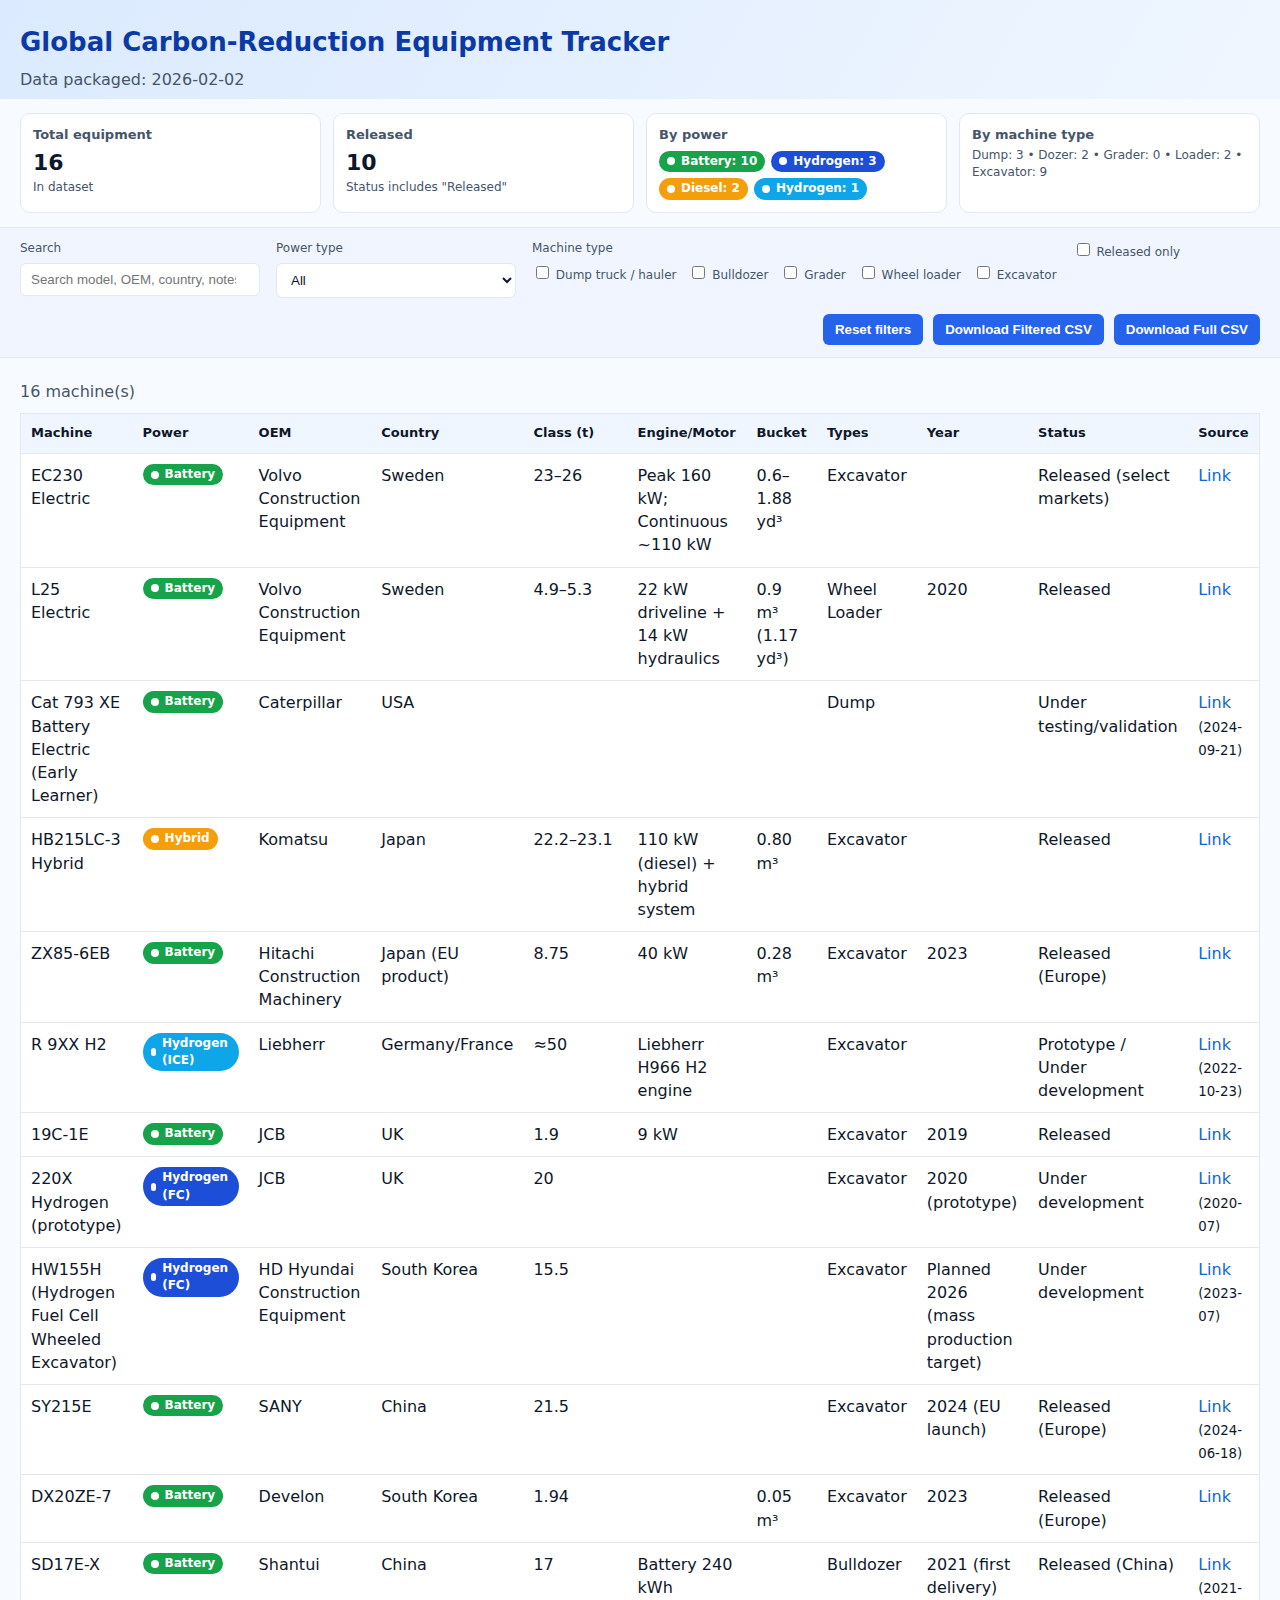
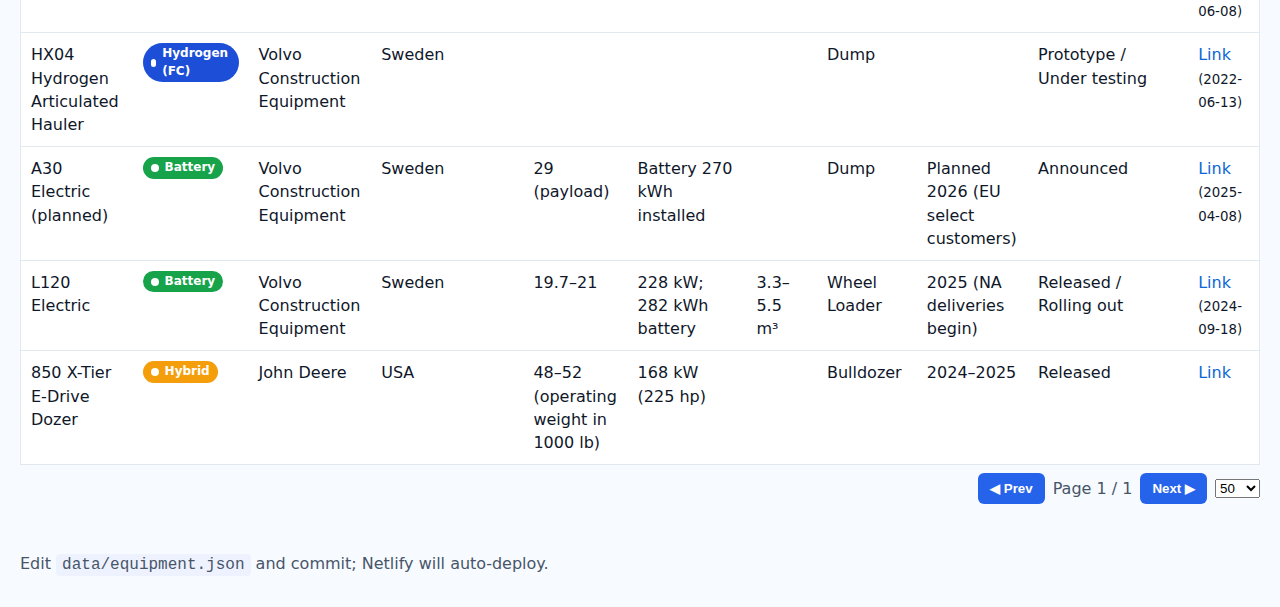
<file: index.html>
<!doctype html>
<html lang="en">
<head>
  <meta charset="utf-8" />
  <meta name="viewport" content="width=device-width, initial-scale=1" />
  <title>Global Carbon-Reduction Equipment Tracker</title>
  <meta name="description" content="Zero/low emission construction equipment catalog (battery, hybrid, hydrogen, methanol)."/>
  <link rel="stylesheet" href="assets/css/styles.css" />
</head>
<body>
  <header>
    <h1>Global Carbon-Reduction Equipment Tracker</h1>
    <p class="sub">Data packaged: 2026-02-02</p>
  </header>

  <!-- SUMMARY -->
  <section class="summary"><div class="summary-grid" id="summaryGrid"></div></section>

  <section class="filters">
    <div class="filter-group">
      <label>Search</label>
      <input type="search" id="search" placeholder="Search model, OEM, country, notes…" />
    </div>
    <div class="filter-group">
      <label>Power type</label>
      <select id="powerType">
        <option value="">All</option>
        <option>Battery Electric</option>
        <option>Hydrogen Fuel Cell</option>
        <option>Hydrogen ICE</option>
        <option>Methanol</option>
        <option>Diesel Hybrid</option>
        <option>Other</option>
      </select>
    </div>
    <div class="filter-group">
      <label>Machine type</label>
      <div class="checks">
        <label><input type="checkbox" id="chkDump"/> Dump truck / hauler</label>
        <label><input type="checkbox" id="chkDozer"/> Bulldozer</label>
        <label><input type="checkbox" id="chkGrader"/> Grader</label>
        <label><input type="checkbox" id="chkLoader"/> Wheel loader</label>
        <label><input type="checkbox" id="chkExc"/> Excavator</label>
      </div>
    </div>
    <div class="filter-group">
      <label><input type="checkbox" id="releasedOnly"/> Released only</label>
    </div>
    <div class="filter-actions">
      <button id="resetBtn">Reset filters</button>
      <button id="downloadCsvFiltered">Download Filtered CSV</button>
      <button id="downloadCsvAll">Download Full CSV</button>
    </div>
  </section>

  <section class="table-wrap">
    <div id="count"></div>
    <table id="equipTable">
      <thead>
        <tr>
          <th data-key="Machine Name">Machine</th>
          <th>Power</th>
          <th data-key="OEM">OEM</th>
          <th data-key="Country of Origin">Country</th>
          <th data-key="Class (tons)">Class (t)</th>
          <th data-key="Engine / Motor Power">Engine/Motor</th>
          <th data-key="Bucket Size (excavator/wheel loader)">Bucket</th>
          <th>Types</th>
          <th data-key="Year of Release">Year</th>
          <th data-key="Status">Status</th>
          <th>Source</th>
        </tr>
      </thead>
      <tbody></tbody>
    </table>

    <!-- Simple pagination -->
    <div class="pager">
      <button id="prevPage">◀ Prev</button>
      <span id="pageInfo"></span>
      <button id="nextPage">Next ▶</button>
      <select id="pageSize">
        <option>25</option>
        <option selected>50</option>
        <option>100</option>
        <option>200</option>
      </select>
    </div>
  </section>

  <footer>
    <p>Edit <code>data/equipment.json</code> and commit; Netlify will auto‑deploy.</p>
  </footer>

  <script src="assets/js/app.js"></script>
</body>
</html>
</file>
<file: assets/css/styles.css>
:root{--bg:#f7fbff;--card:#ffffff;--text:#0f172a;--muted:#475569;--accent:#2563eb;--line:#e2e8f0;--chip-battery:#16a34a;--chip-h2fc:#1d4ed8;--chip-h2ice:#0ea5e9;--chip-methanol:#9333ea;--chip-hybrid:#f59e0b;--chip-other:#64748b}
*{box-sizing:border-box}
body{margin:0;background:var(--bg);color:var(--text);font:16px/1.45 system-ui,Segoe UI,Roboto,Helvetica,Arial}
header{padding:24px 20px 8px;background:linear-gradient(120deg,#dbeafe,#eff6ff)}
h1{margin:0 0 6px;font-size:26px;color:#0b3aa6}
.sub{color:var(--muted);margin:0}
.summary{padding:14px 20px}
.summary-grid{display:grid;grid-template-columns:repeat(auto-fit,minmax(180px,1fr));gap:12px}
.card{background:var(--card);border:1px solid var(--line);border-radius:10px;padding:12px}
.card h3{margin:0 0 2px;font-size:13px;color:var(--muted);font-weight:600}
.card .num{font-size:22px;font-weight:800}
.card .note{font-size:12px;color:var(--muted)}
.card .chips{margin-top:6px}
.filters{display:flex;flex-wrap:wrap;gap:16px;padding:12px 20px;background:#f1f5ff;border-top:1px solid var(--line);border-bottom:1px solid var(--line)}
.filter-group{display:flex;flex-direction:column;gap:6px}
.filter-group label{font-size:12px;color:var(--muted)}
.filter-group input[type=search],.filter-group select{padding:8px 10px;border-radius:6px;border:1px solid var(--line);background:#fff;color:var(--text);min-width:240px}
.checks{display:flex;gap:12px;flex-wrap:wrap}
.filter-actions{display:flex;align-items:flex-end;gap:10px;margin-left:auto}
button{background:var(--accent);border:none;color:#fff;padding:8px 12px;border-radius:6px;font-weight:600;cursor:pointer}
button:hover{filter:brightness(0.95)}
.table-wrap{padding:16px 20px}
#count{color:var(--muted);margin:6px 0 10px}
table{width:100%;border-collapse:collapse;background:var(--card);border:1px solid var(--line)}
th,td{padding:10px;border-bottom:1px solid var(--line);vertical-align:top}
th{position:sticky;top:0;background:#eff6ff;text-align:left;font-size:13px}
tr:hover td{background:#f8fbff}
a{color:#0b66d6;text-decoration:none}
a:hover{text-decoration:underline}
code{background:#eef2ff;padding:2px 6px;border-radius:4px}
footer{padding:16px 20px;color:var(--muted)}
.chips{display:flex;gap:6px;flex-wrap:wrap}
.chip{display:inline-flex;align-items:center;gap:6px;padding:2px 8px;border-radius:999px;color:#fff;font-size:12px;font-weight:600}
.chip .dot{width:8px;height:8px;border-radius:999px;background:currentColor;display:inline-block}
.chip.battery{background:var(--chip-battery)}
.chip.hydrogen-fc{background:var(--chip-h2fc)}
.chip.hydrogen-ice{background:var(--chip-h2ice)}
.chip.methanol{background:var(--chip-methanol)}
.chip.hybrid{background:var(--chip-hybrid)}
.chip.other{background:var(--chip-other)}
.pager{display:flex;gap:8px;align-items:center;justify-content:flex-end;margin-top:8px}
#pageInfo{color:var(--muted)}
</file>
